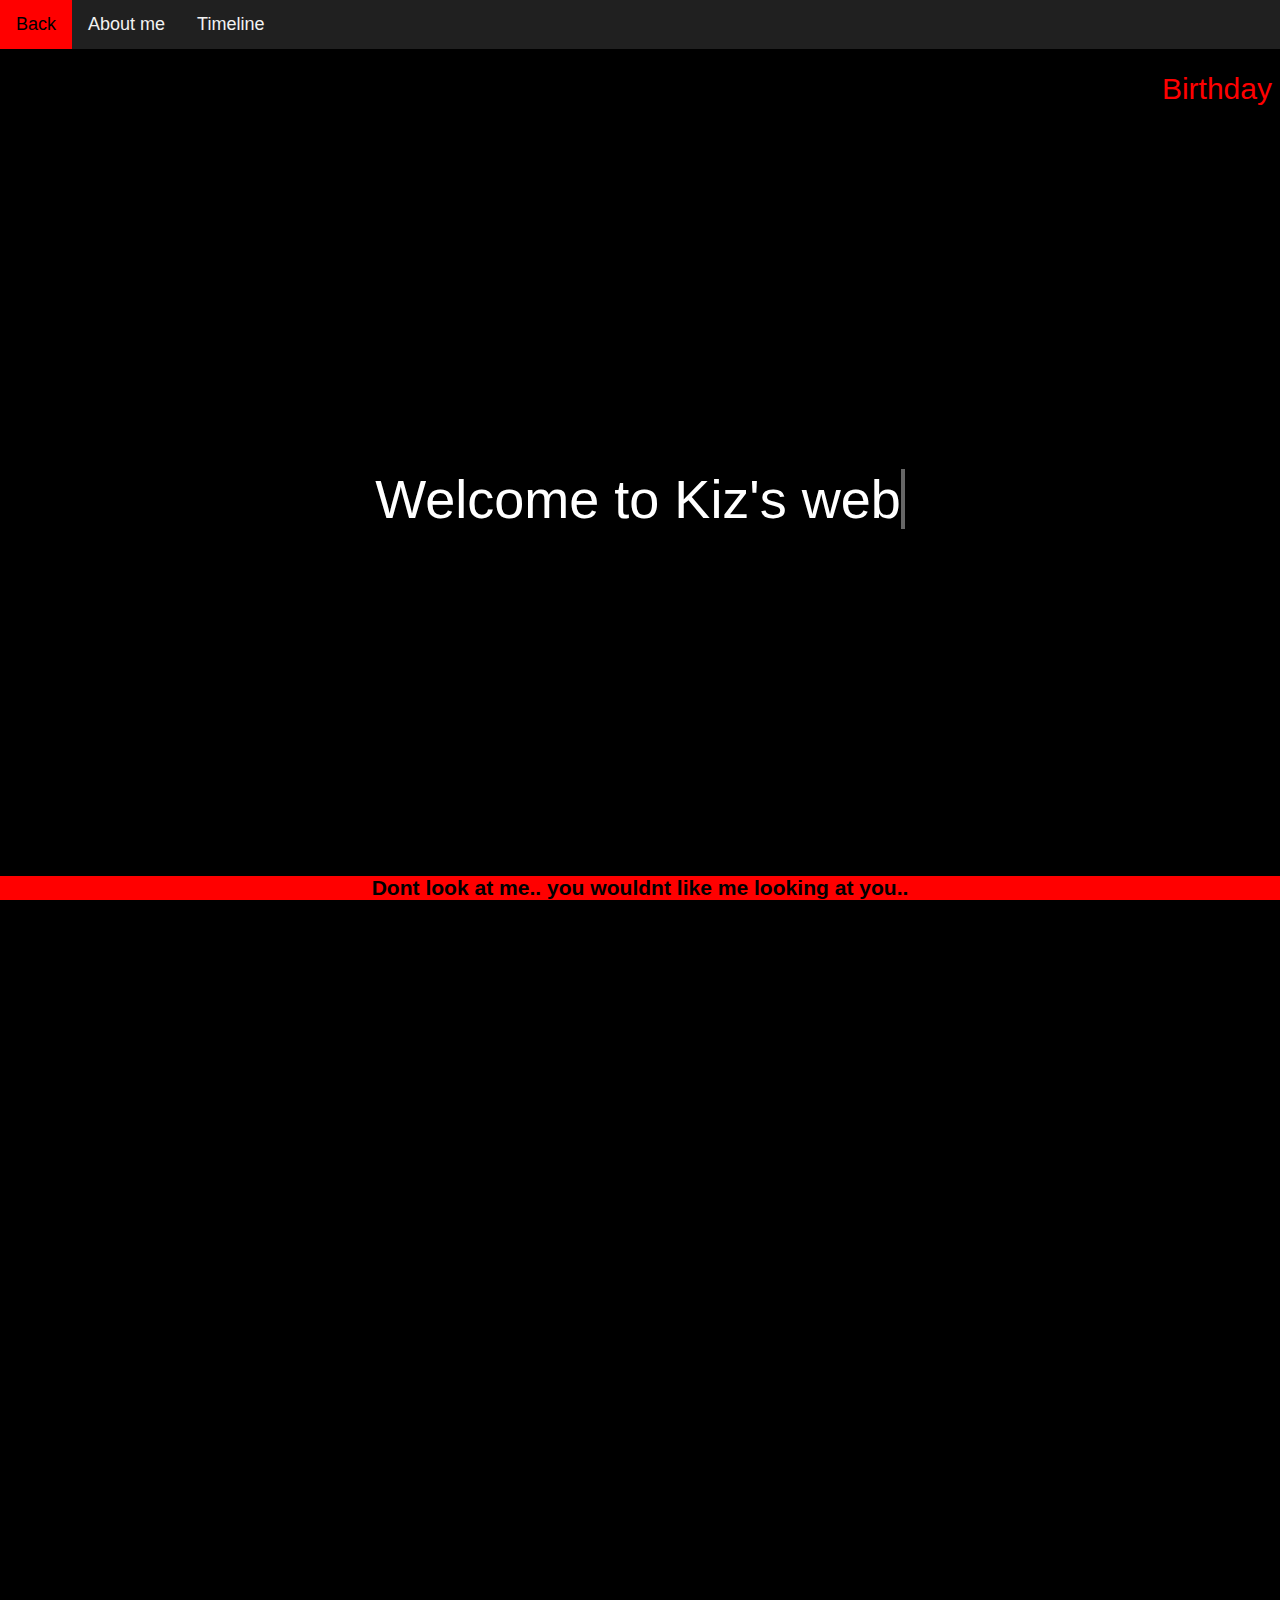
<file: index.html>
<!DOCTYPE html>
<html>
<head>
  <link rel="stylesheet" href="styles.css">
  <title> Kiz's Site. </title>
</head>
<body>

<div class="topnav">
  <a href="javascript:history.back()">Back</a>
  <a href="about-me.html">About me</a>
  <a href="timeline.html">Timeline</a>
</div>

<link href="https://fonts.googleapis.com/css?family=Raleway:200,100,400" rel="stylesheet" type="text/css" />



<p id="demo" class="bday" style="border: transparent;">Birthday</p>



<script>
var countDownDate = new Date("Oct 28, 2022 00:00:01").getTime();


var x = setInterval(function() {

  var now = new Date().getTime();
  var distance = countDownDate - now;
  var days = Math.floor(distance / (1000 * 60 * 60 * 24));
  var hours = Math.floor((distance % (1000 * 60 * 60 * 24)) / (1000 * 60 * 60));
  var minutes = Math.floor((distance % (1000 * 60 * 60)) / (1000 * 60));
  var seconds = Math.floor((distance % (1000 * 60)) / 1000);

  // Display the result in the element with id="demo"
  document.getElementById("demo").innerHTML = "Birthday in: " + days + "d " + hours + "h "
  + minutes + "m " + seconds + "s ";
  console.log(now)

  // If the count down is finished, write some text
  if (distance < 0) {
    clearInterval(x);
    document.getElementById("demo").innerHTML = "Passed";
  }
}, 1000);
</script>









<section>
  <script src="index.js"></script>
  <h1>Welcome to Kiz's
  <span
     class="txt-rotate"
     data-period="2000"
     data-rotate='["website", "domain", "profile", "digital artifact", "introduction"]'></span>
</h1>
</section>



<section>
  <div class="container reveal">
    <h2>Main description</h2>
    <div class="text-container">
      <div class="text-box">
        <h3>Names</h3>
        <p>
          Kiz, Liz, Mel, Meli, Ky, or whatever you so decide 
        </p>
      </div>
      <div class="text-box">
        <h3>Location & Ethnicity</h3>
        <p id="mtz"; style="color: white;">
           a
        </p>
        <script>
          const gmtDateTime = new Date().toUTCString();

          var x = setInterval(function() {


            document.getElementById("mtz").innerHTML = "I live in england, " + "Current time: " gmtDateTime;
        </script>
      </div>
      <div class="text-box">
        <h3>WORDS</h3>
        <p>
          aaaaaaaaaaaaaaaaaaaaaaaaaaaaaaaaaaaaaaaaaaaaaaaaaaaaaaaaaaaaaaaaaaaaaa
        </p>
      </div>
    </div>
  </div>
</section>



<section>
  <div class="container reveal">
    <div class="text-container">
      <div class="text-box">
        <h3>Pronouns</h3>
        <p>
          Non binary polyamorus pyrodensified neurodivergent birodynamical attack laptop/they/them.
        </p>
      </div>
      <div class="text-box">
        <h3>a</h3>
        <p>
          a
        </p>
      </div>
      <div class="text-box">
        <h3>a</h3>
        <p>
          a
        </p>
      </div>
    </div>
  </div>
</section>








<h3 class="footer"> <b> Dont look at me.. you wouldnt like me looking at you.. </b></h3>
</body>
</html>
</file>
<file: about-me.html>
<!DOCTYPE html>
<html>
<head>
  <link rel="stylesheet" href="styles.css">
  <title> About Kiz </title>
  <script src="about-me.js"></script>
</head>
<body>

<div class="topnav">
  <a href="javascript:history.back()">Back</a>
  <a href="about-me.html">About me</a>
  <a href="timeline.html">Timeline</a>
</div>



<!-- Display the countdown timer in an element -->


</body>
</html>
</file>
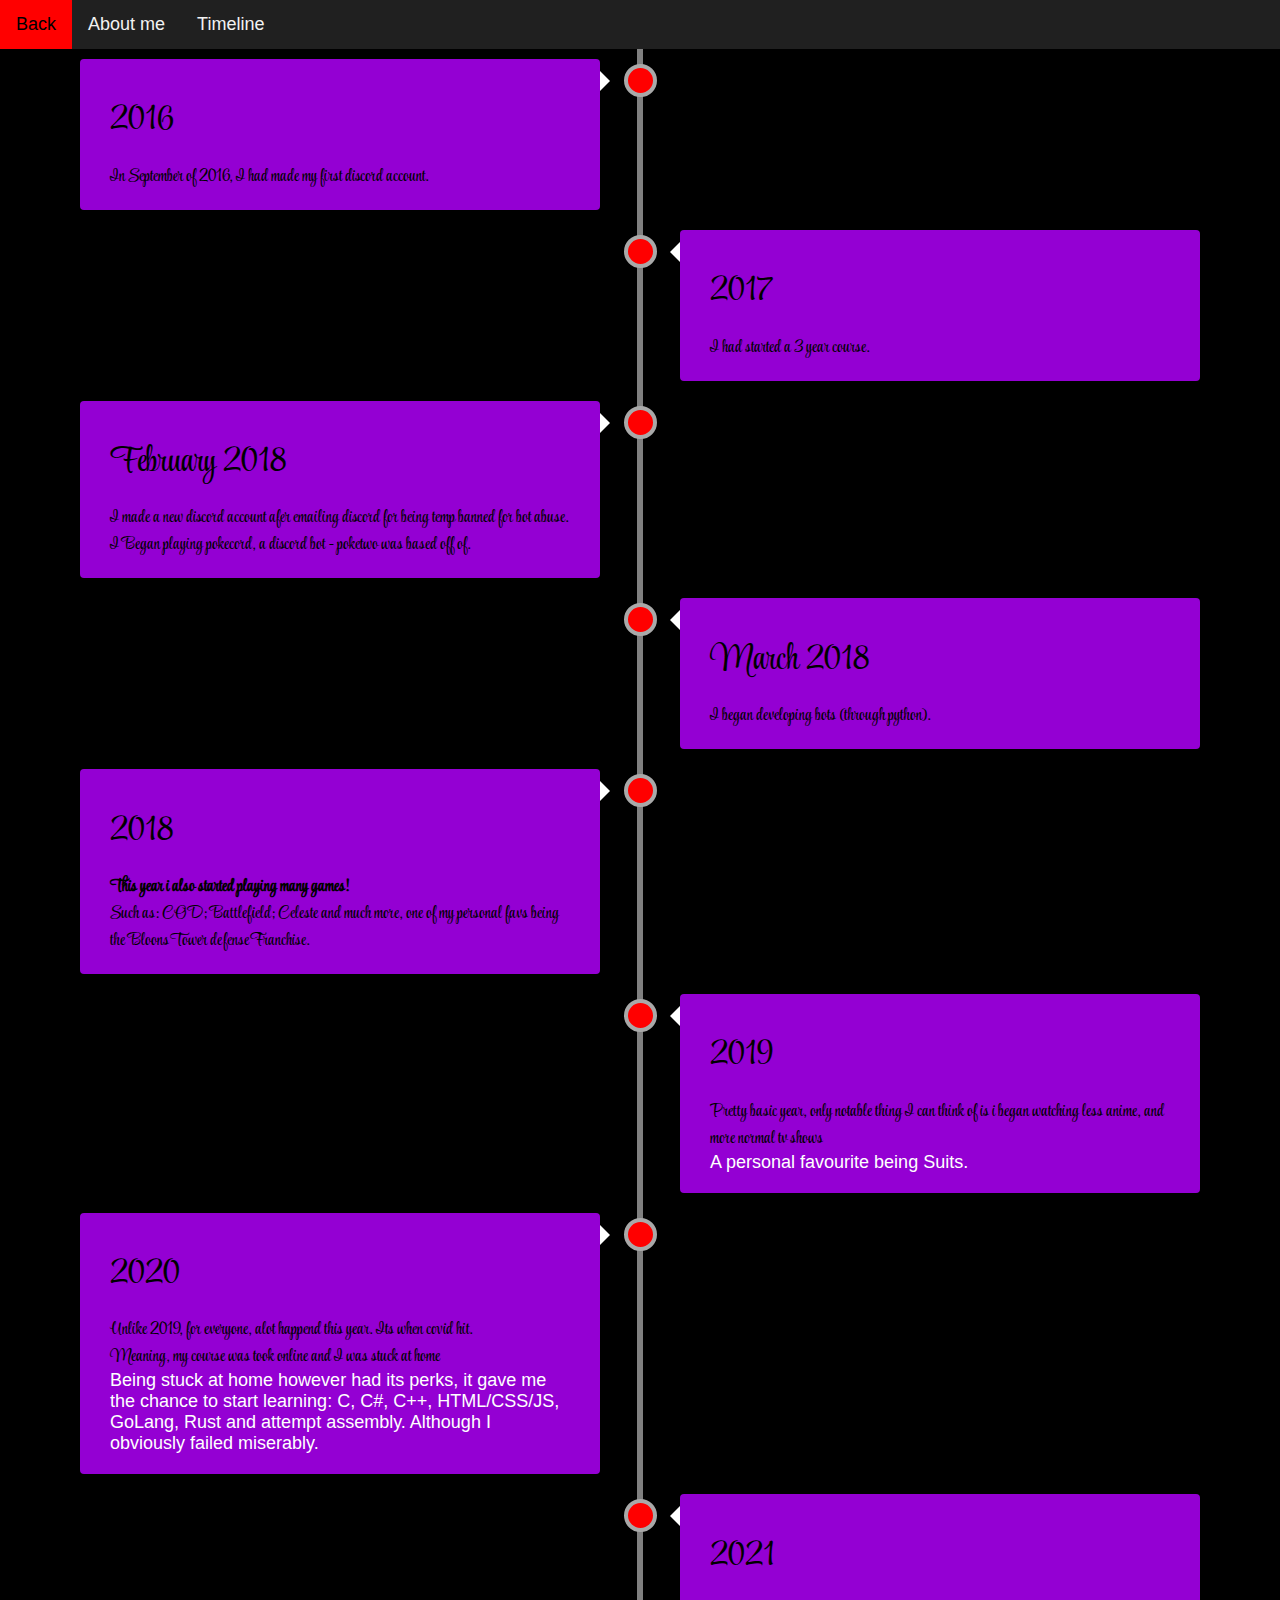
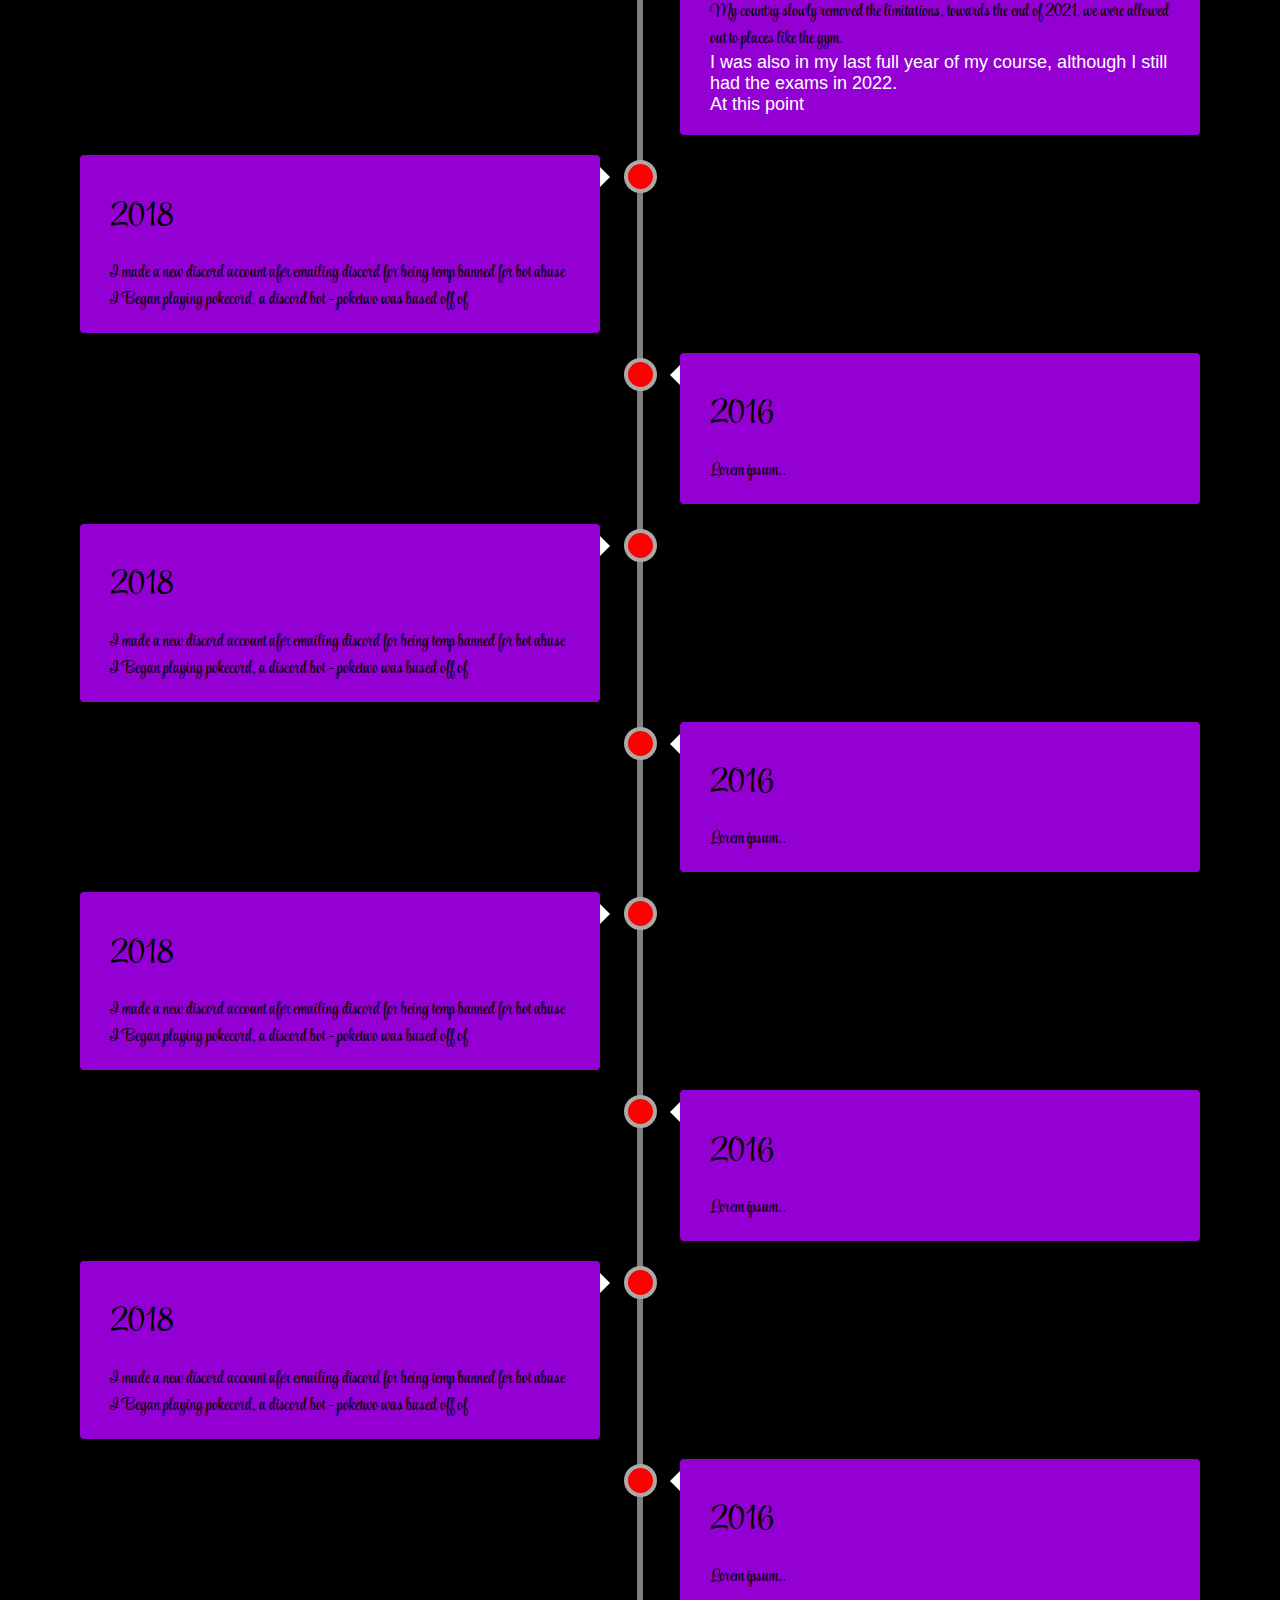
<file: timeline.html>
<!DOCTYPE html>
<html>
<head>
  <link rel="stylesheet" href="time.css">
  <link rel="stylesheet" href="styles.css">
  <title> About Kiz </title>
  <link rel="preconnect" href="https://fonts.googleapis.com">
  <link rel="preconnect" href="https://fonts.gstatic.com" crossorigin>
  <link href="https://fonts.googleapis.com/css2?family=Style+Script&display=swap" rel="stylesheet">
</head>
<body>

<div class="topnav">
  <a href="javascript:history.back()">Back</a>
  <a href="about-me.html">About me</a>
  <a href="timeline.html">Timeline</a>
</div>




<div class="timeline">
  <div class="container left">
    <div class="content">
      <h2 class="timeclass">2016</h2>
      <p class="timeclass">In September of 2016, I had made my first discord account.</p>
    </div>
  </div>
  <div class="container right">
    <div class="content">
      <h2 class="timeclass">2017</h2>
      <p class="timeclass">I had started a 3 year course.</p>
    </div>
  </div>
</div>
<div class="timeline">
  <div class="container left">
    <div class="content">
      <h2 class="timeclass"> February 2018</h2>
      <p class="timeclass"> I made a new discord account afer emailing discord for being temp banned for bot abuse.</p>
      <p class="timeclass">I Began playing pokecord, a discord bot - poketwo was based off of.</p>
    </div>
  </div>
  <div class="container right">
    <div class="content">
      <h2 class="timeclass">March 2018</h2>
      <p class="timeclass">I began developing bots (through python).</p>
    </div>
  </div>
</div>
<div class="timeline">
  <div class="container left">
    <div class="content">
      <h2 class="timeclass">2018</h2>
      <h4 class="timeclass"> This year i also started playing many games!</h4>
      <p class="timeclass">Such as: COD; Battlefield; Celeste and much more, one of my personal favs being the Bloons Tower defense Franchise. </p>
    </div>
  </div>
  <div class="container right">
    <div class="content">
      <h2 class="timeclass">2019</h2>
      <p class="timeclass">Pretty basic year, only notable thing I can think of is i began watching less anime, and more normal tv shows</p>
      <p>A personal favourite being Suits.</p>
    </div>
  </div>
</div>
<div class="timeline">
  <div class="container left">
    <div class="content">
      <h2 class="timeclass">2020</h2>
      <p class="timeclass">Unlike 2019, for everyone, alot happend this year. Its when covid hit.</p>
      <p class="timeclass">Meaning, my course was took online and I was stuck at home</p>
      <p>Being stuck at home however had its perks, it gave me the chance to start learning: C, C#, C++, HTML/CSS/JS, GoLang, Rust and attempt assembly. Although I obviously failed miserably.</p>
      <p></p>
    </div>
  </div>
  <div class="container right">
    <div class="content">
      <h2 class="timeclass">2021</h2>
      <p class="timeclass">My country slowly removed the limitations, towards the end of 2021, we were allowed out to places like the gym.</p>
      <p>I was also in my last full year of my course, although I still had the exams in 2022.</p>
      <p>At this point</p>
    </div>
  </div>
</div>
<div class="timeline">
  <div class="container left">
    <div class="content">
      <h2 class="timeclass">2018</h2>
      <p class="timeclass"> I made a new discord account afer emailing discord for being temp banned for bot abuse</p>
      <p class="timeclass">I Began playing pokecord, a discord bot - poketwo was based off of</p>
    </div>
  </div>
  <div class="container right">
    <div class="content">
      <h2 class="timeclass">2016</h2>
      <p class="timeclass">Lorem ipsum..</p>
    </div>
  </div>
</div>
<div class="timeline">
  <div class="container left">
    <div class="content">
      <h2 class="timeclass">2018</h2>
      <p class="timeclass"> I made a new discord account afer emailing discord for being temp banned for bot abuse</p>
      <p class="timeclass">I Began playing pokecord, a discord bot - poketwo was based off of</p>
    </div>
  </div>
  <div class="container right">
    <div class="content">
      <h2 class="timeclass">2016</h2>
      <p class="timeclass">Lorem ipsum..</p>
    </div>
  </div>
</div>
<div class="timeline">
  <div class="container left">
    <div class="content">
      <h2 class="timeclass">2018</h2>
      <p class="timeclass"> I made a new discord account afer emailing discord for being temp banned for bot abuse</p>
      <p class="timeclass">I Began playing pokecord, a discord bot - poketwo was based off of</p>
    </div>
  </div>
  <div class="container right">
    <div class="content">
      <h2 class="timeclass">2016</h2>
      <p class="timeclass">Lorem ipsum..</p>
    </div>
  </div>
</div>
<div class="timeline">
  <div class="container left">
    <div class="content">
      <h2 class="timeclass">2018</h2>
      <p class="timeclass"> I made a new discord account afer emailing discord for being temp banned for bot abuse</p>
      <p class="timeclass">I Began playing pokecord, a discord bot - poketwo was based off of</p>
    </div>
  </div>
  <div class="container right">
    <div class="content">
      <h2 class="timeclass">2016</h2>
      <p class="timeclass">Lorem ipsum..</p>
    </div>
  </div>
</div>



</body>
</html>
</file>
<file: styles.css>
html,body {
  font-family: 'Raleway', sans-serif;

  font-size: 18px;
  background: #000000;
  color: white;
  background-color: black;
}

.light-mode {
  background-color: white;
  color: black;
}

.t1{
  color: red;
  font-size: 40px;
}



.footer {
  position: fixed;
  left: 0;
  bottom: 0;
  width: 100%;
  background-color: red;
  color: black;
  text-align: center;
}


h1,h2 {
  font-weight: 200;
  margin: 0.4em 0;
}
h1 { font-size: 3.5em; }
h2 {
  color: #888;
  font-size: 2em;
}


.bday{
  color: red;
  position: absolute;
  top: 8%;
  right: 8px;
  font-size: 30px;
  border: #383838 dotted 2px;

  }

  







.topnav {
  overflow: hidden;
  background-color: #202020;
}

/* Style the topnav links */
.topnav a {
  float: left;
  display: block;
  color: #f2f2f2;
  text-align: center;
  padding: 14px 16px;
  text-decoration: none;
}

/* Change color on hover */
.topnav a:hover {
  background-color: #ff0000;
  color: black;
}


.tab {
  float: left;
  border: 1px solid #585858;
  background-color: #000000;
  width: 40%;
  height: 300px;
}


.tab button {
  display: block;
  background-color: #000000;
  color: white;
  padding: 22px 16px;
  width: 100%;
  border-style: dotted;
  border-color: #585858;
  outline: none;
  text-align: left;
  cursor: pointer;
}

/* Change background color of buttons on hover */
.tab button:hover {
  background-color: #686868;
}

/* Create an active/current "tab button" class */
.tab button.active {
  background-color: #282828;
}

/* Style the tab content */
.tabcontent {
  float: left;
  padding: 0px 12px;
  border: 1px solid #ccc;
  width: 100%;
  border-left: none;
  height: 300px;
  display: none;
  background-color: #303030;
}



@import url('https://fonts.googleapis.com/css2?family=Asap&display=swap');
*{
  margin: 0;
  padding: 0;
  box-sizing: border-box;
  font-family: "Asap", sans-serif;
}
body{
  background: #000000;
}
section{
  min-height: 100vh;
  display: flex;
  justify-content: center;
  align-items: center;
}
section:nth-child(1){
  color: #e0ffff;
  }
section:nth-child(2){
  color: #42455a;
  background: #e0ffff;
} 
section:nth-child(3){
  color: #e0ffff;
}
section:nth-child(4){
  color: #42455a;
  background: #e0ffff;
}
section .container{
  margin: 200px;
}
section h1{
  font-size: 3rem;
  margin: 20px;
}
section h2{
  font-size: 40px;
  text-align: center;
  text-transform: uppercase;
}
section .text-container{
   display: flex;
}
section .text-container .text-box{
  margin: 20px;
  padding: 20px;
  background: #242424;
}
section .text-container .text-box h3{
  font-size: 30px;
  text-align: center;
  text-transform: uppercase;
  margin-bottom: 10px;
}

@media (max-width: 1000px){
  section h1{
    font-size: 2rem;
    text-align: center;
  }
  section .text-container{
    flex-direction: column;
  }
}

.reveal{
  position: relative;
  transform: translateY(150px);
  opacity: 0;
  transition: 1s all ease;
}

.reveal.active{
  transform: translateY(0);
  opacity: 1;
}
</file>
<file: time.css>
* {
  box-sizing: border-box;
}

/* Set a background color */
body, html {
  background-color: #474e5d;
  font-family: Helvetica, sans-serif;
  color: black;
}


.timeclass{
  color: black;
  font-family: 'Style Script', cursive;
}
/* The actual timeline (the vertical ruler) */
.timeline {
  position: relative;
  max-width: 1200px;
  margin: 0 auto;
}

/* The actual timeline (the vertical ruler) */
.timeline::after {
  content: '';
  position: absolute;
  width: 6px;
  background-color: gray;
  top: 0;
  bottom: 0;
  left: 50%;
  margin-left: -3px;
}

/* Container around content */
.container {
  padding: 10px 40px;
  position: relative;
  background-color: inherit;
  width: 50%;
}

/* The circles on the timeline */
.container::after {
  content: '';
  position: absolute;
  width: 25px;
  height: 25px;
  right: -17px;
  background-color: red;
  border: 4px solid darkgray;
  top: 15px;
  border-radius: 50%;
  z-index: 1;
}



/* Place the container to the left */
.left {
  left: 0;
}

/* Place the container to the right */
.right {
  left: 50%;
}

/* Add arrows to the left container (pointing right) */
.left::before {
  content: " ";
  height: 0;
  position: absolute;
  top: 22px;
  width: 0;
  z-index: 1;
  right: 30px;
  border: medium solid white;
  border-width: 10px 0 10px 10px;
  border-color: transparent transparent transparent white;
}

/* Add arrows to the right container (pointing left) */
.right::before {
  content: " ";
  height: 0;
  position: absolute;
  top: 22px;
  width: 0;
  z-index: 1;
  left: 30px;
  border: medium solid white;
  border-width: 10px 10px 10px 0;
  border-color: transparent white transparent transparent;
}

/* Fix the circle for containers on the right side */
.right::after {
  left: -16px;
}

/* The actual content */
.content {
  padding: 20px 30px;
  background-color: darkviolet;
  position: relative;
  border-radius: 4px;
}

.content:hover{
  font-size: 150%;
  font-weight: bold;
  border-color: white;
}

/* Media queries - Responsive timeline on screens less than 600px wide */
@media screen and (max-width: 600px) {
/* Place the timelime to the left */
  .timeline::after {
    left: 31px;
  }

/* Full-width containers */
  .container {
    width: 100%;
    padding-left: 70px;
    padding-right: 25px;
  }

/* Make sure that all arrows are pointing leftwards */
  .container::before {
    left: 60px;
    border: medium solid white;
    border-width: 10px 10px 10px 0;
    border-color: transparent white transparent transparent;
  }

/* Make sure all circles are at the same spot */
  .left::after, .right::after {
    left: 15px;
  }

/* Make all right containers behave like the left ones */
  .right {
    left: 0%;
  }
}
</file>
